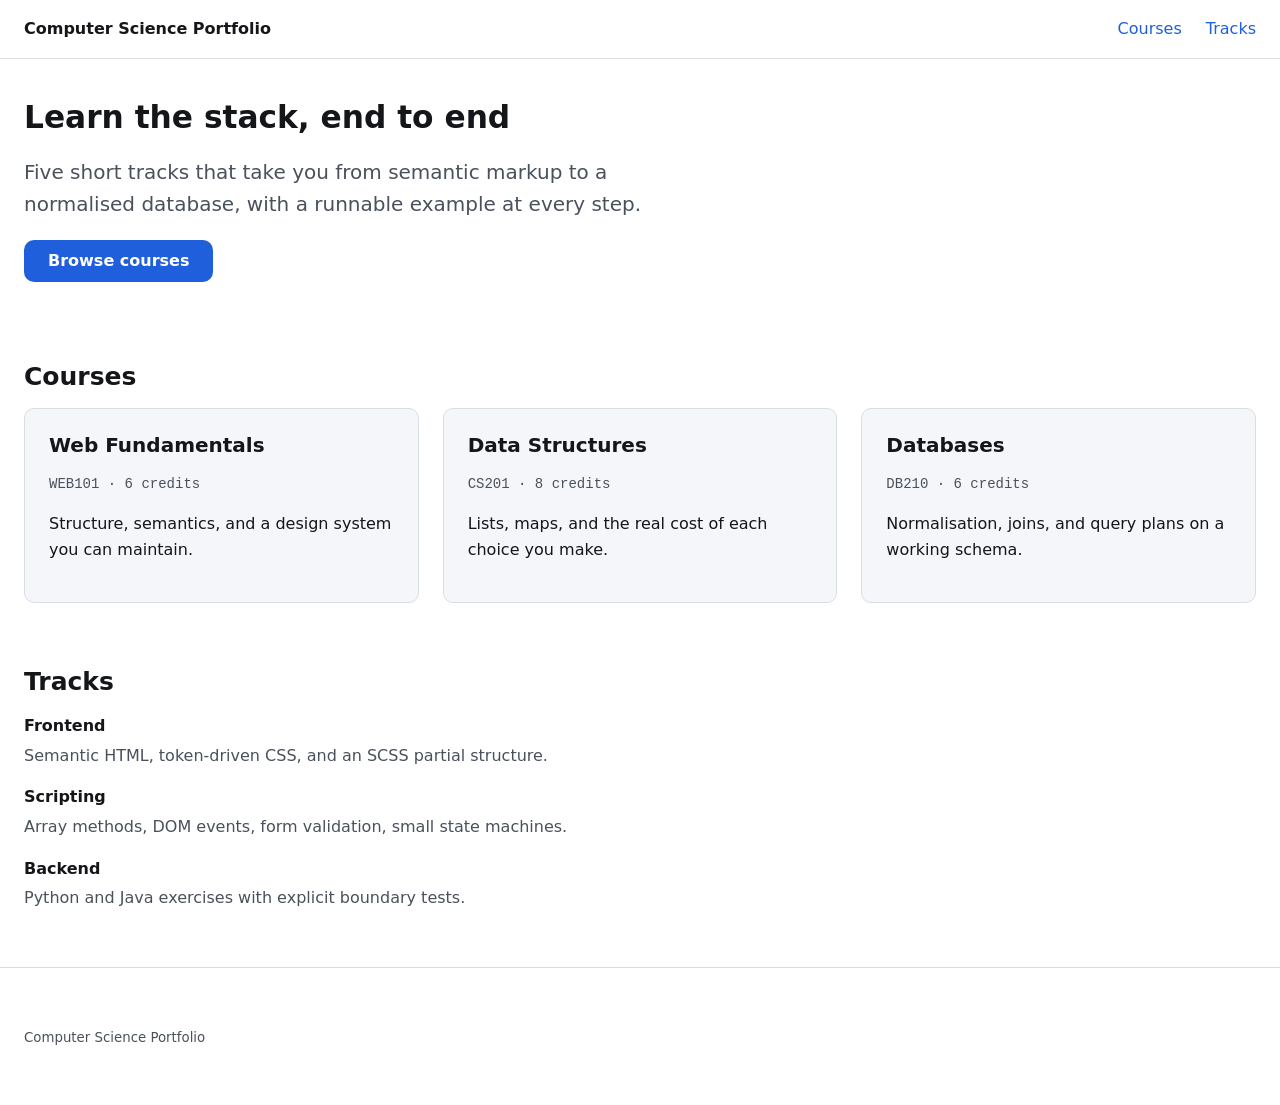
<file: day1-frontend/index.html>
<!DOCTYPE html>
<html lang="en">
<head>
  <meta charset="utf-8">
  <meta name="viewport" content="width=device-width, initial-scale=1">
  <title>Computer Science Portfolio — Course Catalogue</title>
  <meta name="description" content="Course catalogue landing page built with semantic HTML and a token-driven stylesheet.">
  <link rel="stylesheet" href="styles.css">
</head>
<body>
  <a class="skip-link" href="#main">Skip to content</a>

  <header class="site-header">
    <p class="brand">Computer Science Portfolio</p>
    <nav class="site-nav" aria-label="Primary">
      <ul>
        <li><a href="#courses" aria-current="page">Courses</a></li>
        <li><a href="#tracks">Tracks</a></li>
      </ul>
    </nav>
  </header>

  <main id="main">
    <section class="hero" aria-labelledby="hero-heading">
      <h1 id="hero-heading">Learn the stack, end to end</h1>
      <p class="lede">
        Five short tracks that take you from semantic markup to a normalised
        database, with a runnable example at every step.
      </p>
      <p><a class="button" href="#courses">Browse courses</a></p>
    </section>

    <section id="courses" aria-labelledby="courses-heading">
      <h2 id="courses-heading">Courses</h2>

      <ul class="card-grid">
        <li>
          <article class="card">
            <h3>Web Fundamentals</h3>
            <p class="code">WEB101 · 6 credits</p>
            <p>Structure, semantics, and a design system you can maintain.</p>
          </article>
        </li>
        <li>
          <article class="card">
            <h3>Data Structures</h3>
            <p class="code">CS201 · 8 credits</p>
            <p>Lists, maps, and the real cost of each choice you make.</p>
          </article>
        </li>
        <li>
          <article class="card">
            <h3>Databases</h3>
            <p class="code">DB210 · 6 credits</p>
            <p>Normalisation, joins, and query plans on a working schema.</p>
          </article>
        </li>
      </ul>
    </section>

    <section id="tracks" aria-labelledby="tracks-heading">
      <h2 id="tracks-heading">Tracks</h2>
      <dl class="track-list">
        <dt>Frontend</dt>
        <dd>Semantic HTML, token-driven CSS, and an SCSS partial structure.</dd>
        <dt>Scripting</dt>
        <dd>Array methods, DOM events, form validation, small state machines.</dd>
        <dt>Backend</dt>
        <dd>Python and Java exercises with explicit boundary tests.</dd>
      </dl>
    </section>
  </main>

  <footer class="site-footer">
    <p><small>Computer Science Portfolio</small></p>
  </footer>
</body>
</html>
</file>
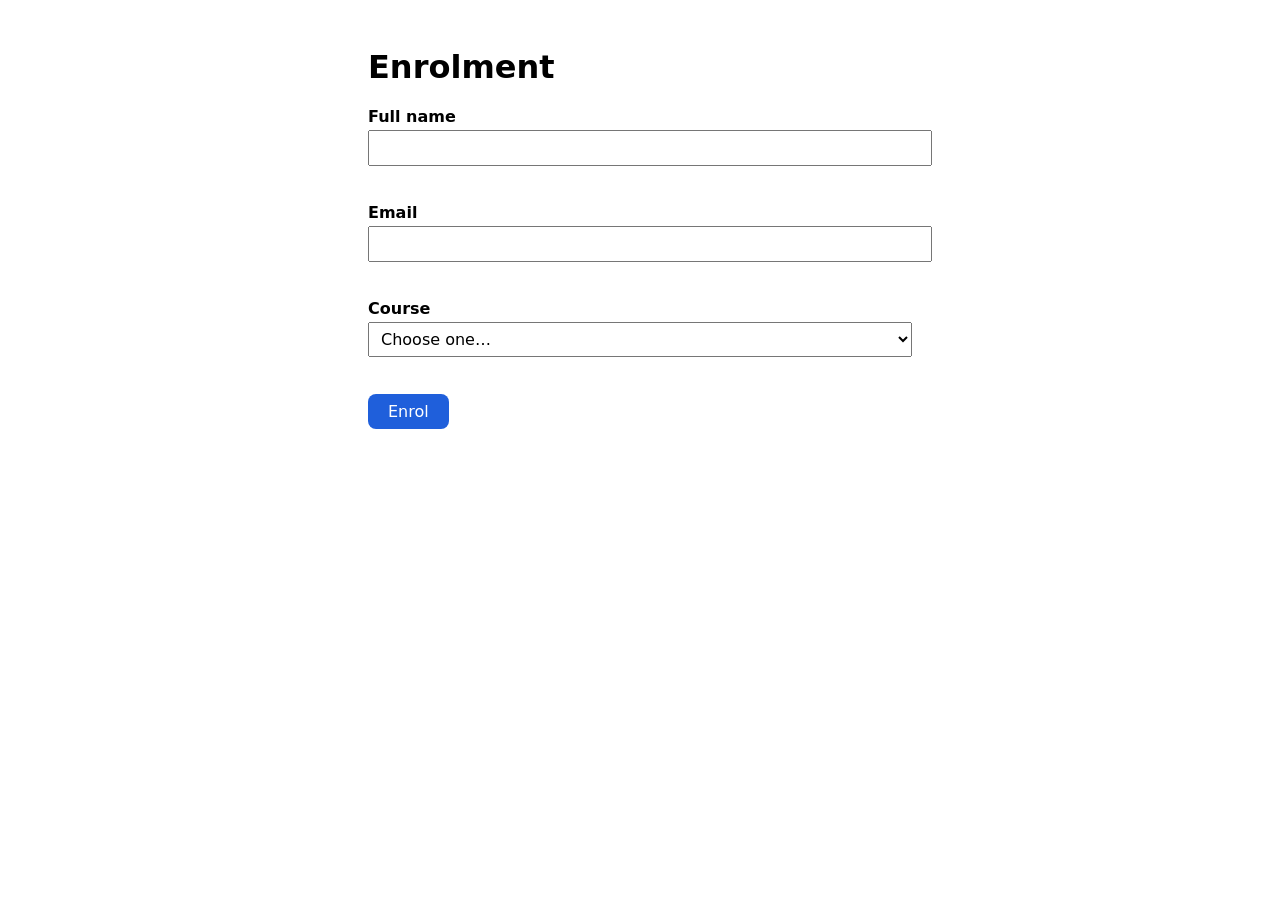
<file: day2-javascript/form.html>
<!DOCTYPE html>
<html lang="en">
<head>
  <meta charset="utf-8">
  <meta name="viewport" content="width=device-width, initial-scale=1">
  <title>Enrolment form</title>
  <style>
    body { font-family: system-ui, sans-serif; max-width: 34rem; margin: 3rem auto; padding: 0 1rem; }
    .field { margin-bottom: 1rem; }
    label { display: block; font-weight: 600; margin-bottom: 0.25rem; }
    input, select { font: inherit; padding: 0.4rem 0.5rem; width: 100%; }
    .error { color: #b3261e; font-size: 0.875rem; min-height: 1.2em; margin: 0.25rem 0 0; }
    input[aria-invalid="true"], select[aria-invalid="true"] { border: 2px solid #b3261e; }
    button { font: inherit; padding: 0.5rem 1.25rem; border-radius: 8px; border: 0; background: #1f5fdb; color: #fff; cursor: pointer; }
    #summary { margin-top: 1.5rem; font-weight: 600; }
  </style>
</head>
<body>
  <h1>Enrolment</h1>

  <form id="enrol" novalidate>
    <div class="field">
      <label for="name">Full name</label>
      <input id="name" name="name" type="text" autocomplete="name" required aria-describedby="name-error">
      <p class="error" id="name-error"></p>
    </div>

    <div class="field">
      <label for="email">Email</label>
      <input id="email" name="email" type="email" autocomplete="email" required aria-describedby="email-error">
      <p class="error" id="email-error"></p>
    </div>

    <div class="field">
      <label for="course">Course</label>
      <select id="course" name="course" required aria-describedby="course-error">
        <option value="">Choose one…</option>
        <option value="WEB101">WEB101 — Web Fundamentals</option>
        <option value="CS201">CS201 — Data Structures</option>
        <option value="DB210">DB210 — Databases</option>
      </select>
      <p class="error" id="course-error"></p>
    </div>

    <button type="submit">Enrol</button>
  </form>

  <p id="summary" role="status" aria-live="polite"></p>

  <script>
    const form = document.getElementById('enrol');

    const rules = {
      name: (v) => v.trim().length >= 2 || 'Enter at least two characters.',
      email: (v) => /^[^@\s]+@[^@\s]+\.[^@\s]+$/.test(v) || 'Enter a valid email address.',
      course: (v) => v !== '' || 'Pick a course.',
    };

    function setError(field, message) {
      const input = form.elements[field];
      document.getElementById(`${field}-error`).textContent = message;
      input.setAttribute('aria-invalid', message ? 'true' : 'false');
      return !message;
    }

    function validateField(field) {
      const outcome = rules[field](form.elements[field].value);
      return setError(field, outcome === true ? '' : outcome);
    }

    // Validate on blur; clear the error as soon as the user fixes it.
    for (const field of Object.keys(rules)) {
      form.elements[field].addEventListener('blur', () => validateField(field));
      form.elements[field].addEventListener('input', () => {
        if (form.elements[field].getAttribute('aria-invalid') === 'true') validateField(field);
      });
    }

    form.addEventListener('submit', (event) => {
      event.preventDefault();

      const results = Object.keys(rules).map(validateField);
      if (results.includes(false)) {
        form.querySelector('[aria-invalid="true"]').focus();
        document.getElementById('summary').textContent = 'Fix the highlighted fields.';
        return;
      }

      const data = new FormData(form);
      document.getElementById('summary').textContent =
        `Enrolled ${data.get('name')} (${data.get('email')}) in ${data.get('course')}.`;
      form.reset();
      for (const field of Object.keys(rules)) setError(field, '');
    });
  </script>
</body>
</html>
</file>
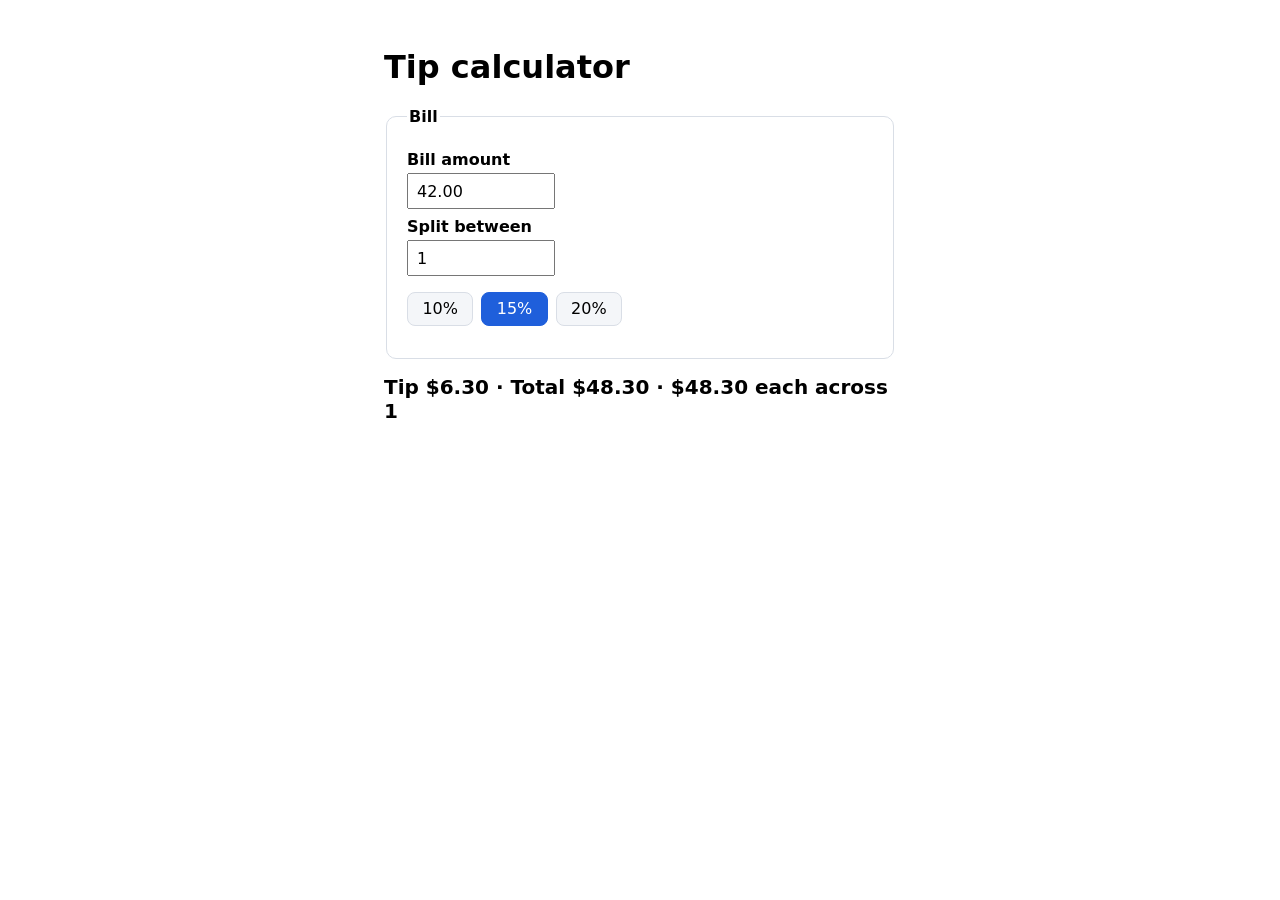
<file: day2-javascript/tip-button.html>
<!DOCTYPE html>
<html lang="en">
<head>
  <meta charset="utf-8">
  <meta name="viewport" content="width=device-width, initial-scale=1">
  <title>Tip calculator</title>
  <style>
    body { font-family: system-ui, sans-serif; max-width: 32rem; margin: 3rem auto; padding: 0 1rem; }
    fieldset { border: 1px solid #d9dee6; border-radius: 10px; padding: 1rem 1.25rem; }
    legend { font-weight: 700; }
    label { display: block; margin: 0.5rem 0 0.25rem; font-weight: 600; }
    input { font: inherit; padding: 0.4rem 0.5rem; width: 8rem; }
    .rates { display: flex; gap: 0.5rem; margin-top: 1rem; }
    button { font: inherit; padding: 0.4rem 0.9rem; border-radius: 8px; border: 1px solid #d9dee6; background: #f4f6f9; cursor: pointer; }
    button[aria-pressed="true"] { background: #1f5fdb; color: #fff; border-color: #1f5fdb; }
    output { display: block; margin-top: 1rem; font-size: 1.25rem; font-weight: 700; }
  </style>
</head>
<body>
  <h1>Tip calculator</h1>

  <form id="tip-form">
    <fieldset>
      <legend>Bill</legend>

      <label for="bill">Bill amount</label>
      <input id="bill" name="bill" type="number" min="0" step="0.01" value="42.00" required>

      <label for="people">Split between</label>
      <input id="people" name="people" type="number" min="1" step="1" value="1" required>

      <p class="rates" role="group" aria-label="Tip rate">
        <button type="button" class="rate" data-rate="0.10" aria-pressed="false">10%</button>
        <button type="button" class="rate" data-rate="0.15" aria-pressed="true">15%</button>
        <button type="button" class="rate" data-rate="0.20" aria-pressed="false">20%</button>
      </p>
    </fieldset>
  </form>

  <output id="result" aria-live="polite">—</output>

  <script>
    const form = document.getElementById('tip-form');
    const result = document.getElementById('result');
    const rateButtons = [...document.querySelectorAll('.rate')];

    let rate = 0.15;

    function compute() {
      const bill = Number(form.elements.bill.value);
      const people = Math.max(1, Number(form.elements.people.value) || 1);

      if (!Number.isFinite(bill) || bill <= 0) {
        result.textContent = '—';
        return;
      }

      const total = bill * (1 + rate);
      const each = total / people;
      result.textContent =
        `Tip $${(bill * rate).toFixed(2)} · Total $${total.toFixed(2)} · ` +
        `$${each.toFixed(2)} each across ${people}`;
    }

    // One delegated listener instead of one per button.
    document.querySelector('.rates').addEventListener('click', (event) => {
      const button = event.target.closest('.rate');
      if (!button) return;

      rate = Number(button.dataset.rate);
      for (const b of rateButtons) {
        b.setAttribute('aria-pressed', String(b === button));
      }
      compute();
    });

    form.addEventListener('input', compute);
    compute();
  </script>
</body>
</html>
</file>
<file: day1-frontend/styles.css>
/* Compiled from styles.scss. Token values mirror _tokens.scss. */
:root {
  --colour-ink: #14161a;
  --colour-ink-soft: #4a515c;
  --colour-surface: #ffffff;
  --colour-surface-alt: #f4f6f9;
  --colour-accent: #1f5fdb;
  --colour-accent-ink: #ffffff;
  --colour-border: #d9dee6;
  --font-body: system-ui, -apple-system, "Segoe UI", Roboto, sans-serif;
  --font-mono: ui-monospace, SFMono-Regular, Menlo, monospace;
  --step-0: 1rem;
  --step-1: 1.25rem;
  --step-2: 1.563rem;
  --step-3: 1.953rem;
  --space-1: 0.25rem;
  --space-2: 0.5rem;
  --space-3: 1rem;
  --space-4: 1.5rem;
  --space-5: 2.5rem;
  --space-6: 4rem;
  --radius: 10px;
  --measure: 62ch;
}

*, *::before, *::after { box-sizing: border-box; }

body {
  margin: 0;
  font-family: var(--font-body);
  font-size: var(--step-0);
  line-height: 1.6;
  color: var(--colour-ink);
  background: var(--colour-surface);
}

h1, h2, h3 { line-height: 1.2; margin: 0 0 var(--space-3); text-wrap: balance; }
h1 { font-size: var(--step-3); }
h2 { font-size: var(--step-2); }
h3 { font-size: var(--step-1); }
p { max-width: var(--measure); }

a { color: var(--colour-accent); }
a:focus-visible,
button:focus-visible { outline: 3px solid var(--colour-accent); outline-offset: 2px; }

.skip-link {
  position: absolute;
  left: -9999px;
  background: var(--colour-accent);
  color: var(--colour-accent-ink);
  padding: var(--space-2) var(--space-3);
}
.skip-link:focus { left: var(--space-3); top: var(--space-3); }

.site-header {
  display: flex;
  flex-wrap: wrap;
  gap: var(--space-3);
  align-items: center;
  justify-content: space-between;
  padding: var(--space-3) var(--space-4);
  border-bottom: 1px solid var(--colour-border);
}
.brand { font-weight: 700; margin: 0; }

.site-nav ul { display: flex; gap: var(--space-4); list-style: none; margin: 0; padding: 0; }
.site-nav a { text-decoration: none; }
.site-nav a:hover { text-decoration: underline; }

main { padding: var(--space-5) var(--space-4); display: grid; gap: var(--space-6); }
.hero { max-width: var(--measure); }
.lede { font-size: var(--step-1); color: var(--colour-ink-soft); }

.button {
  display: inline-block;
  background: var(--colour-accent);
  color: var(--colour-accent-ink);
  padding: var(--space-2) var(--space-4);
  border-radius: var(--radius);
  text-decoration: none;
  font-weight: 600;
}

.card-grid {
  list-style: none;
  margin: 0;
  padding: 0;
  display: grid;
  gap: var(--space-4);
  grid-template-columns: 1fr;
}
.card {
  border: 1px solid var(--colour-border);
  border-radius: var(--radius);
  padding: var(--space-4);
  background: var(--colour-surface-alt);
}
.card .code { font-family: var(--font-mono); font-size: 0.875rem; color: var(--colour-ink-soft); }

.track-list { max-width: var(--measure); }
.track-list dt { font-weight: 700; margin-top: var(--space-3); }
.track-list dd { margin: var(--space-1) 0 0; color: var(--colour-ink-soft); }

.site-footer {
  padding: var(--space-5) var(--space-4);
  border-top: 1px solid var(--colour-border);
  color: var(--colour-ink-soft);
}

/* Mobile-first: single column, three columns from 48rem up. */
@media (min-width: 48rem) {
  .card-grid { grid-template-columns: repeat(3, 1fr); }
}
@media (prefers-reduced-motion: reduce) {
  * { transition: none !important; }
}
</file>
